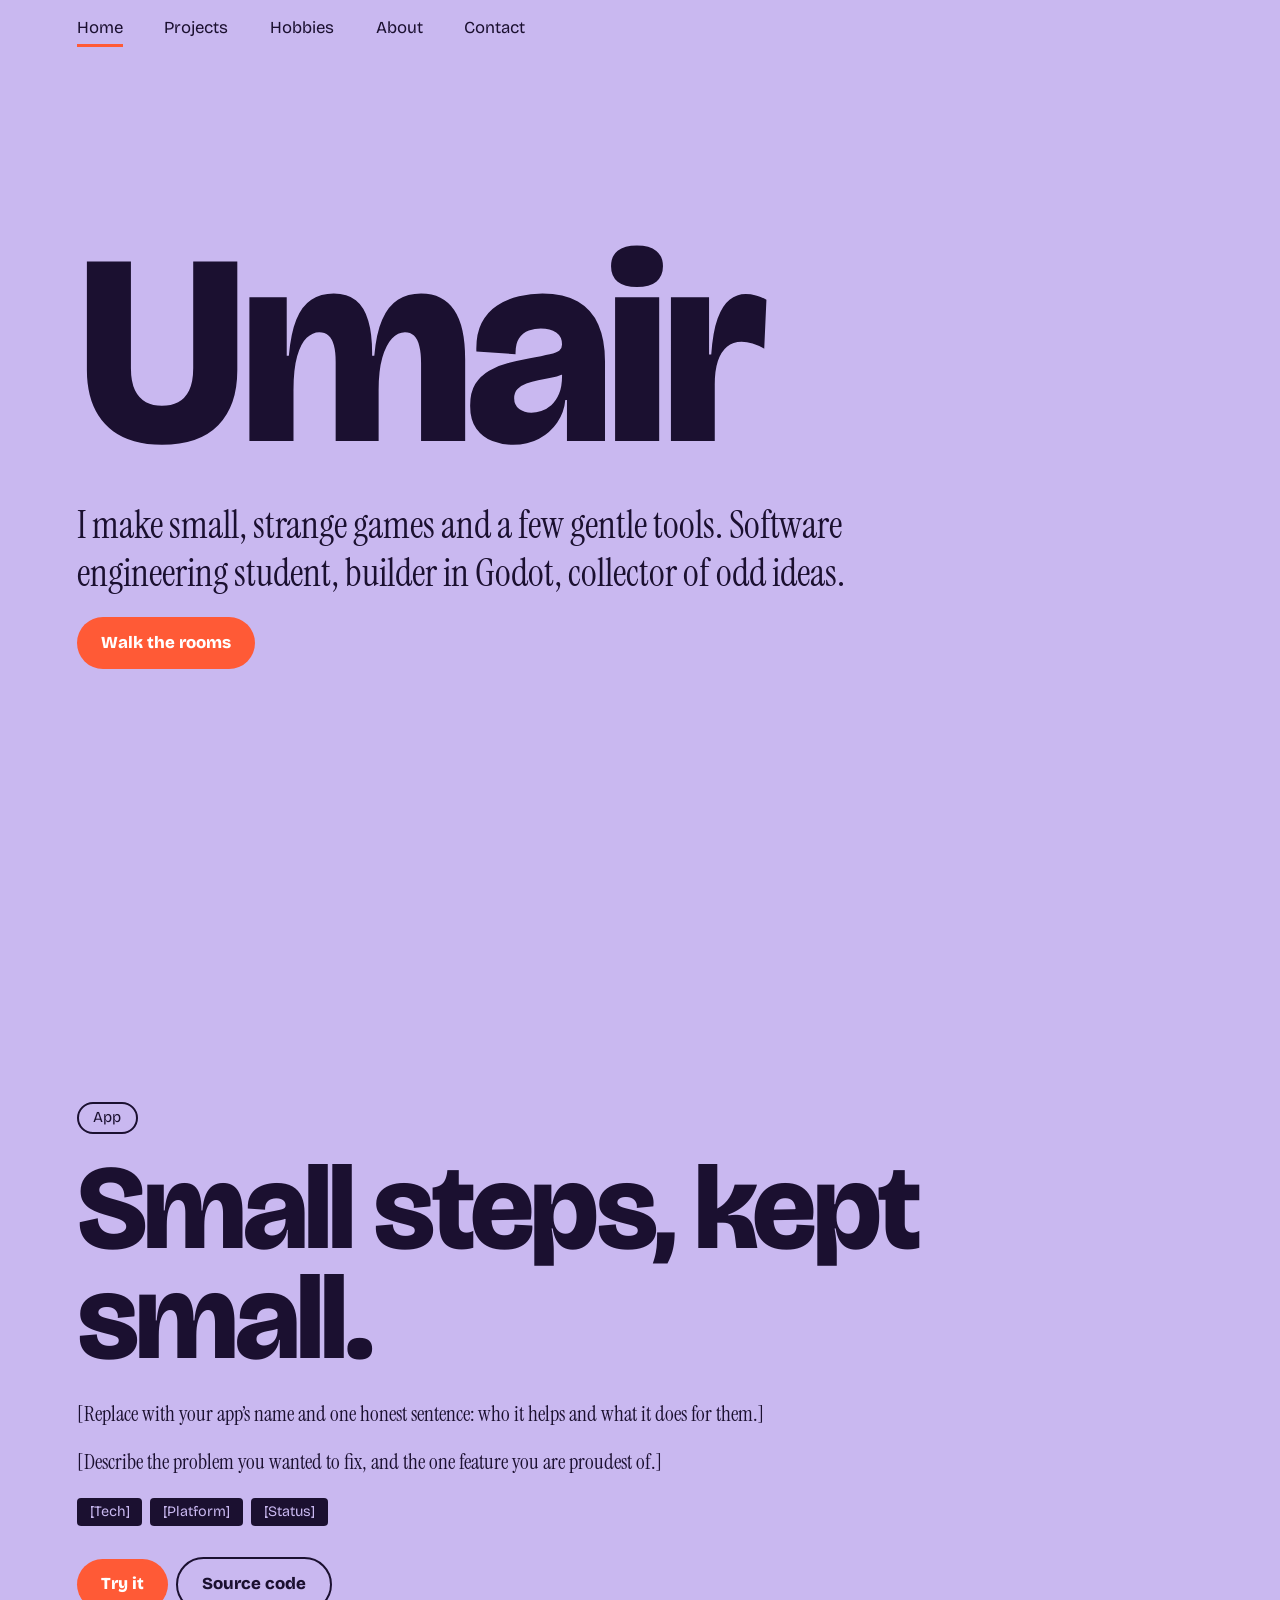
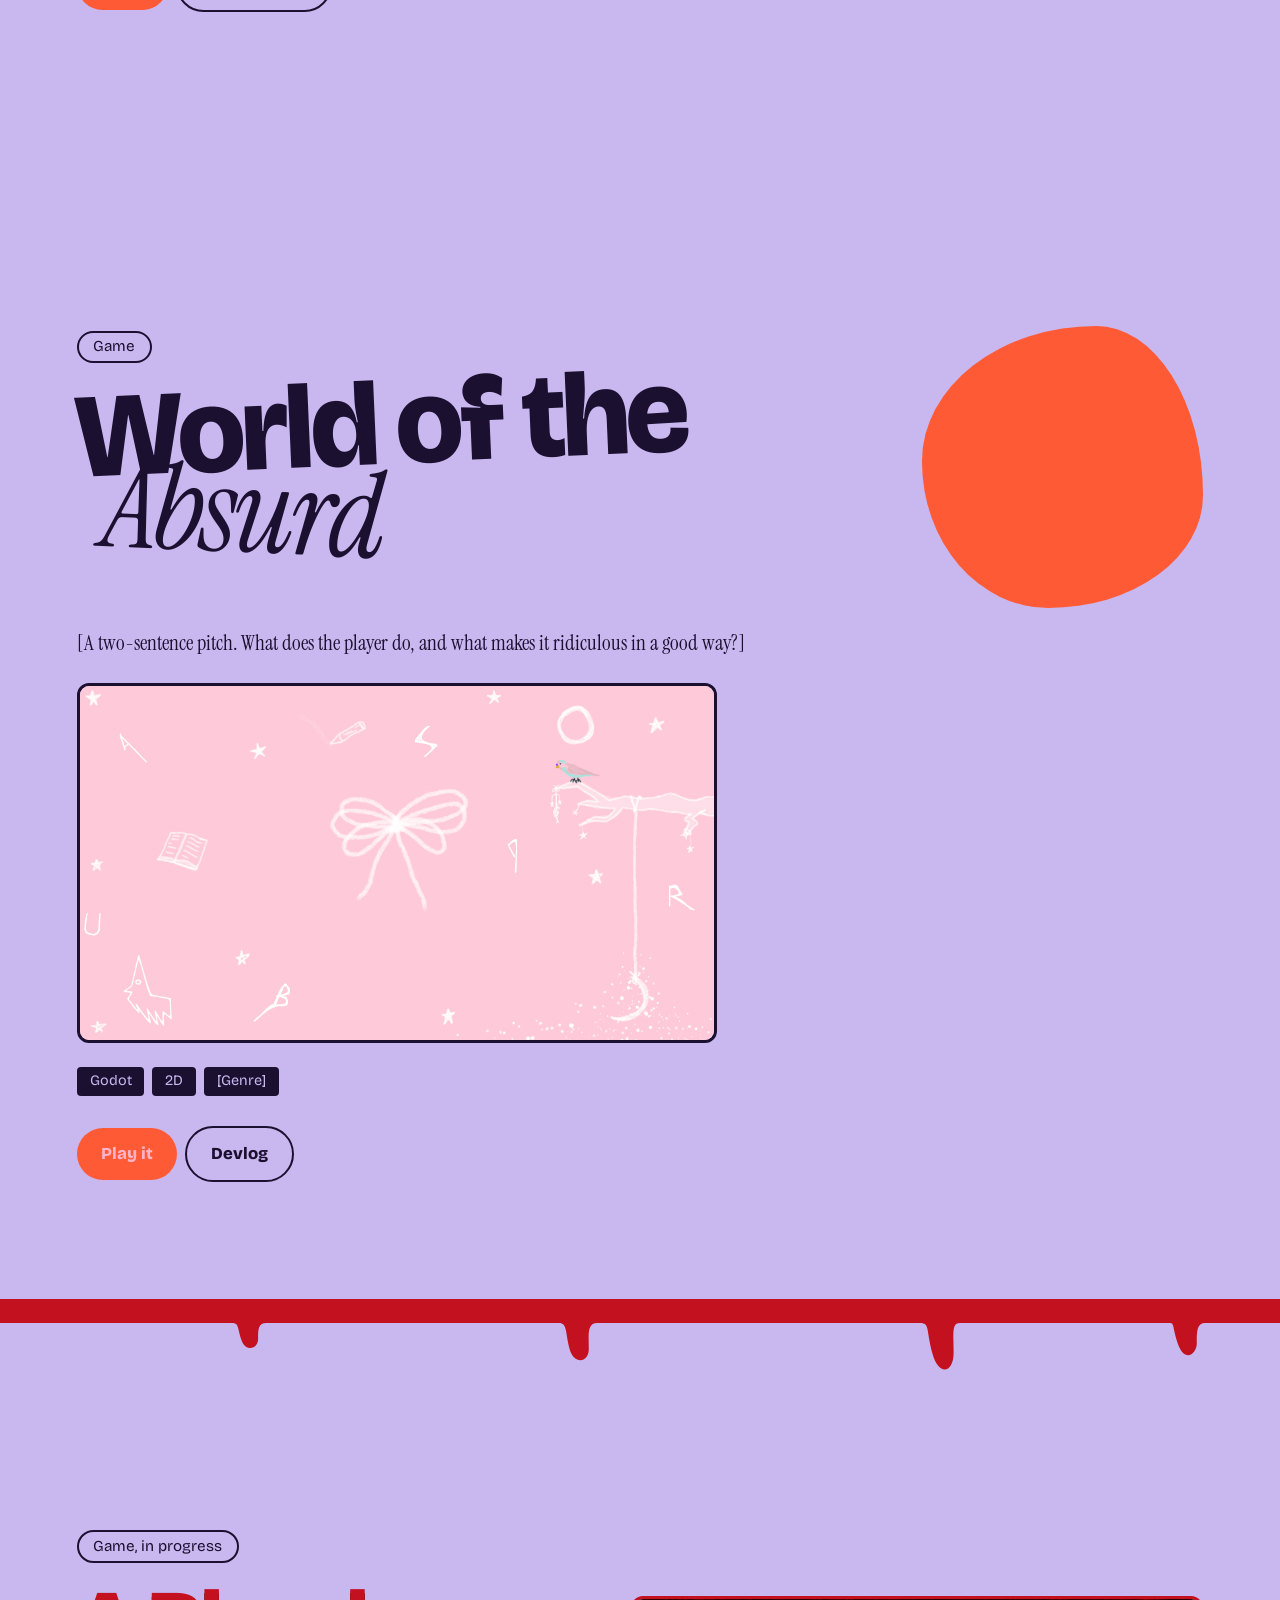
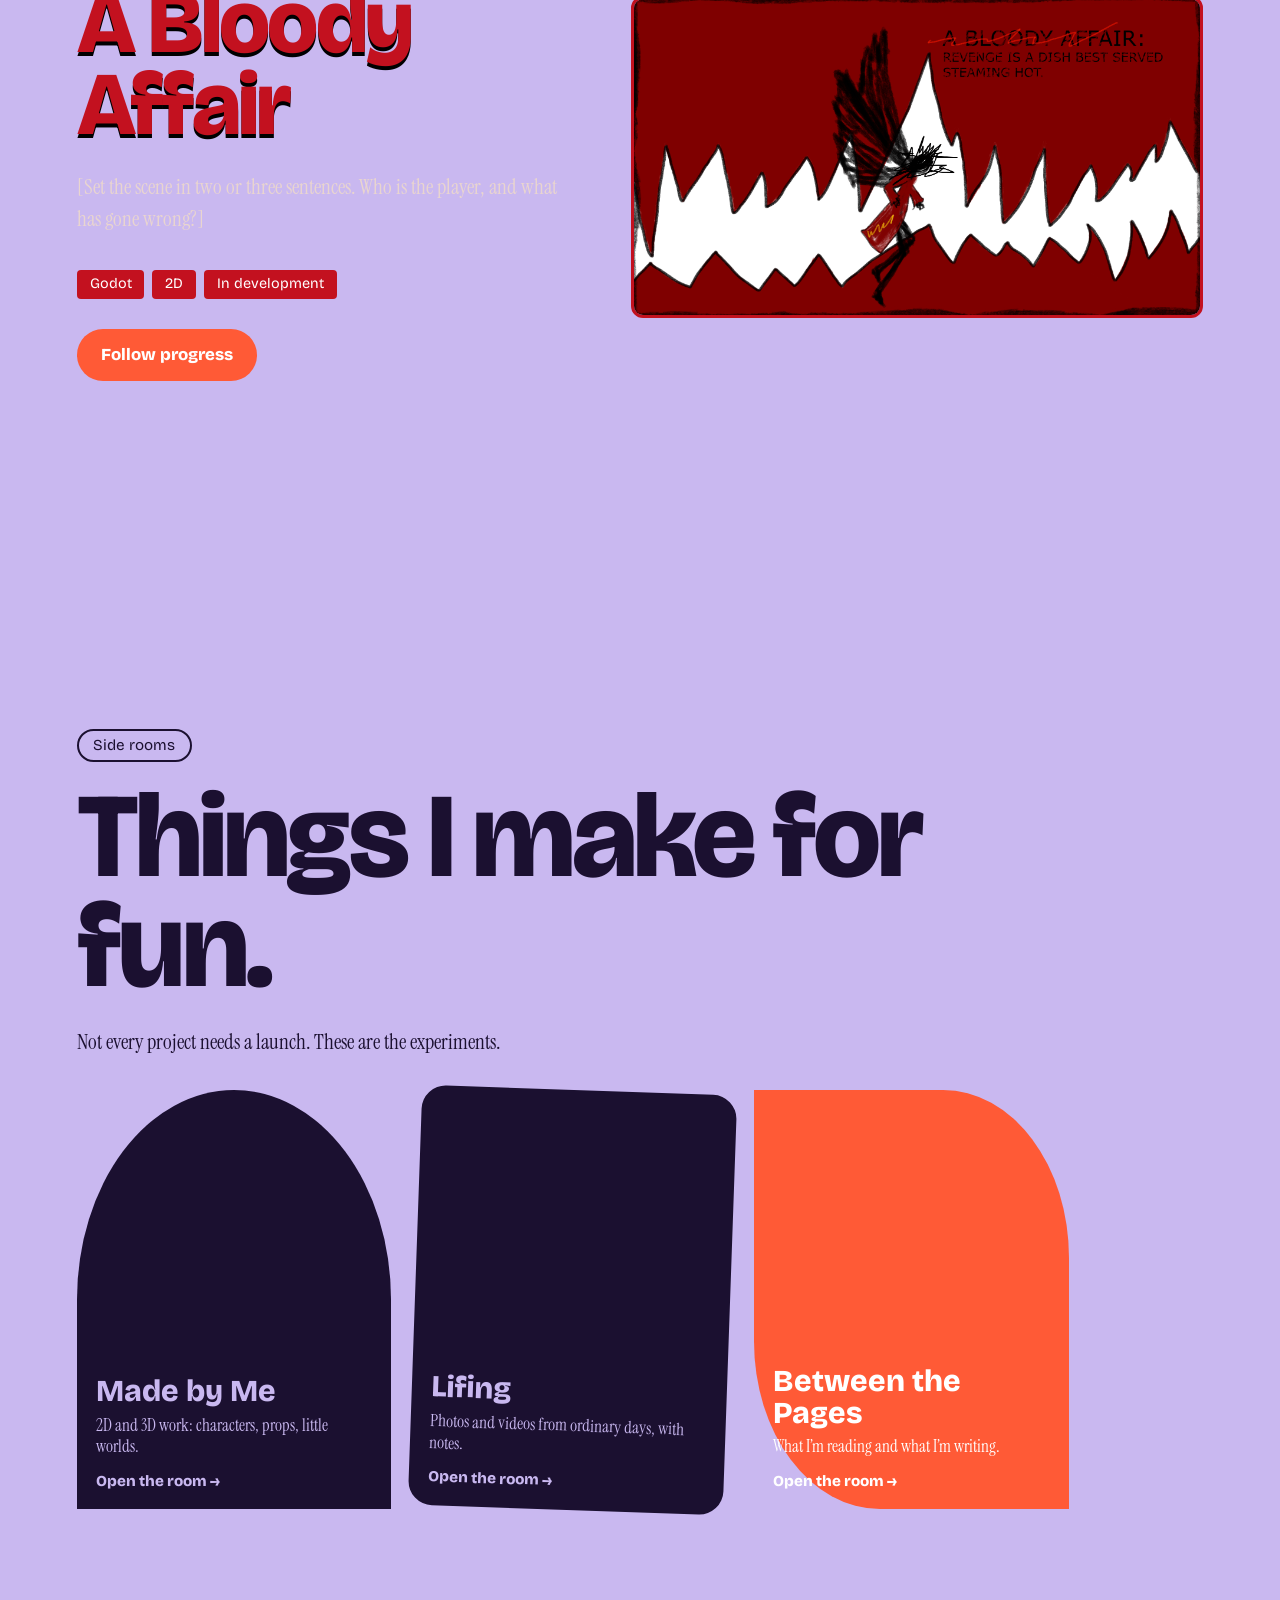
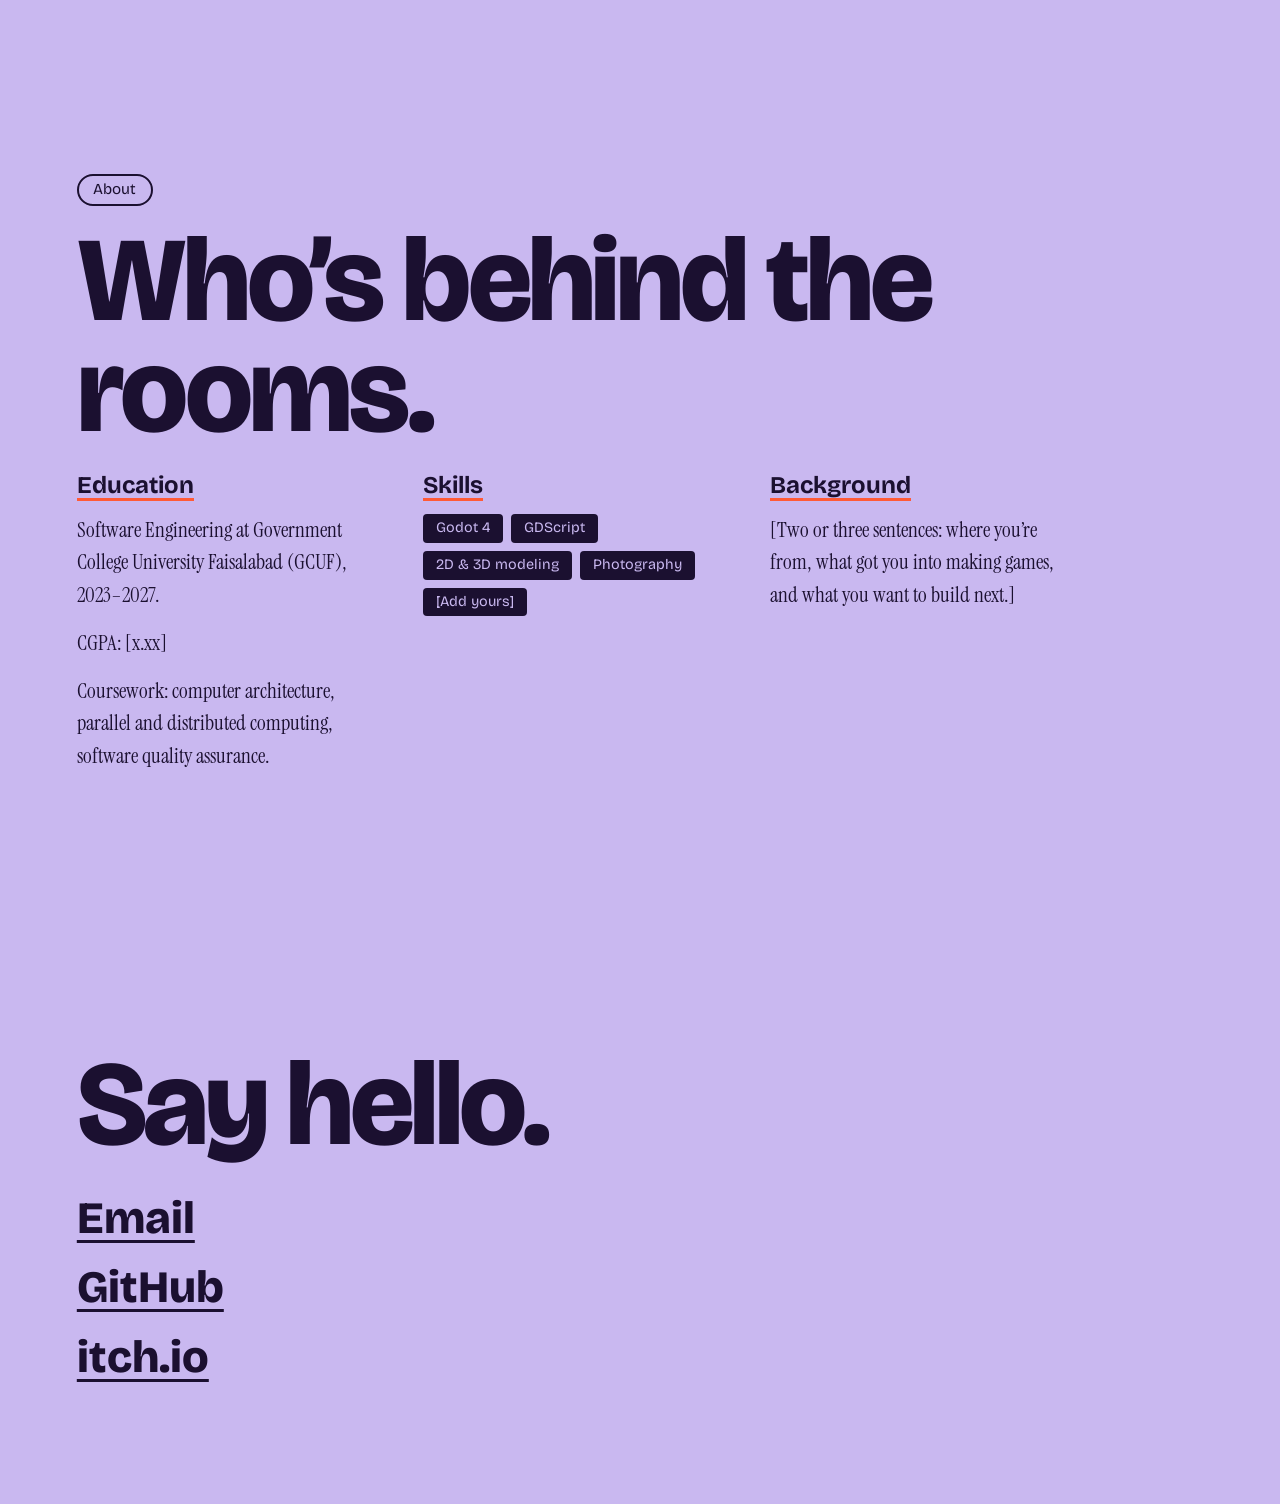
<file: index.html>
<!DOCTYPE html>
<html lang="en">
<head>
<meta charset="utf-8">
<meta name="viewport" content="width=device-width, initial-scale=1">
<title>Umair — games, apps and side rooms</title>
<meta name="description" content="Portfolio of Umair: World of the Absurd, A Bloody Affair, a self-help app, and hobby work.">
<link rel="preconnect" href="https://fonts.googleapis.com">
<link rel="preconnect" href="https://fonts.gstatic.com" crossorigin>
<link href="https://fonts.googleapis.com/css2?family=Bricolage+Grotesque:opsz,wght@12..96,400;12..96,800&family=Instrument+Serif:ital@0;1&display=swap" rel="stylesheet">
<link rel="stylesheet" href="style.css">
</head>
<body>

<nav aria-label="Main">
  <a href="#hello">Home</a>
  <a href="#selfhelp">Projects</a>
  <a href="#side">Hobbies</a>
  <a href="#about">About</a>
  <a href="#contact">Contact</a>
</nav>

<main>
<section class="room" id="hello" data-bg="#c9b8f0" data-ink="#1b1030" data-accent="#ff5a36">
  <div class="wrap">
    <h1 aria-label="Umair"><span>U</span><span>m</span><span>a</span><span>i</span><span>r</span></h1>
    <p class="lede">I make small, strange games and a few gentle tools. Software engineering student, builder in Godot, collector of odd ideas.</p>
    <p><a class="btn" href="#selfhelp">Walk the rooms</a></p>
  </div>
</section>

<section class="room" id="selfhelp" data-bg="#bfe3cf" data-ink="#12392b" data-accent="#e0562b">
  <div class="wrap">
    <span class="plaque">App</span>
    <h2>Small steps, kept small.</h2>
    <p>[Replace with your app’s name and one honest sentence: who it helps and what it does for them.]</p>
    <p>[Describe the problem you wanted to fix, and the one feature you are proudest of.]</p>
    <ul class="tags"><li>[Tech]</li><li>[Platform]</li><li>[Status]</li></ul>
    <a class="btn" href="#">Try it</a><a class="btn ghost" href="#">Source code</a>
  </div>
</section>

<section class="room" id="absurd" data-bg="#ffb3c7" data-ink="#0c4a4a" data-accent="#0c4a4a">
  <div class="blob" aria-hidden="true"></div>
  <div class="wrap">
    <span class="plaque">Game</span>
    <h2>World of the <em>Absurd</em></h2>
    <p>[A two-sentence pitch. What does the player do, and what makes it ridiculous in a good way?]</p>
    <!-- Put your GIF at images/absurd-gameplay.gif. Until it exists, a striped frame shows instead. -->
    <div class="shotframe"><img src="images/absurd-gameplay.gif" alt="A short clip of World of the Absurd gameplay" onerror="this.remove()"></div>
    <ul class="tags"><li>Godot</li><li>2D</li><li>[Genre]</li></ul>
    <a class="btn" href="#" style="color:#ffb3c7">Play it</a><a class="btn ghost" href="absurd-devlog.html">Devlog</a>
  </div>
</section>

<section class="room" id="affair" data-bg="#1a0508" data-ink="#e9d5cf" data-accent="#c3111f">
  <svg class="drip" viewBox="0 0 1200 80" preserveAspectRatio="none" aria-hidden="true"><path d="M0 0H1200V24H1130c-8 0-8 8-8 20s-12 20-18 0-2-20-10-20H900c-8 0-6 10-6 30s-14 24-20 0-2-30-12-30H560c-10 0-8 12-8 26s-14 16-18 0-2-26-10-26H250c-8 0-8 6-8 16s-12 14-16 0-2-16-10-16H0Z"/></svg>
  <div class="wrap wide"><div class="split">
    <div class="top">
      <span class="plaque">Game, in progress</span>
      <h2>A Bloody Affair</h2>
      <p>[Set the scene in two or three sentences. Who is the player, and what has gone wrong?]</p>
    </div>
    <!-- Put your GIF at images/affair-gameplay.gif. Until it exists, a striped frame shows instead. -->
    <div class="shotframe"><img src="images/affair-gameplay.gif" alt="A short clip of A Bloody Affair gameplay" onerror="this.remove()"></div>
    <div class="bottom">
      <ul class="tags"><li>Godot</li><li>2D</li><li>In development</li></ul>
      <a class="btn" href="#">Follow progress</a>
    </div>
  </div></div>
</section>

<section class="room" id="side" data-bg="#bfd8f5" data-ink="#10284a" data-accent="#e8472e">
  <div class="wrap">
    <span class="plaque">Side rooms</span>
    <h2>Things I make for fun.</h2>
    <p>Not every project needs a launch. These are the experiments.</p>
    <div class="doors">
      <a class="door" href="made-by-me.html">Made by Me<small>2D and 3D work: characters, props, little worlds.</small><span class="go">Open the room →</span></a>
      <a class="door" href="lifing.html">Lifing<small>Photos and videos from ordinary days, with notes.</small><span class="go">Open the room →</span></a>
      <a class="door" href="between-the-pages.html">Between the Pages<small>What I’m reading and what I’m writing.</small><span class="go">Open the room →</span></a>
    </div>
  </div>
</section>
<section class="room" id="about" data-bg="#f3d98b" data-ink="#3b1f0a" data-accent="#b3261e">
  <div class="wrap">
    <span class="plaque">About</span>
    <h2>Who’s behind the rooms.</h2>
    <div class="about">
      <div>
        <h3>Education</h3>
        <p>Software Engineering at Government College University Faisalabad (GCUF), 2023–2027.</p>
        <p>CGPA: [x.xx]</p>
        <p>Coursework: computer architecture, parallel and distributed computing, software quality assurance.</p>
      </div>
      <div>
        <h3>Skills</h3>
        <ul class="tags">
          <li>Godot 4</li><li>GDScript</li><li>2D &amp; 3D modeling</li><li>Photography</li><li>[Add yours]</li>
        </ul>
      </div>
      <div>
        <h3>Background</h3>
        <p>[Two or three sentences: where you’re from, what got you into making games, and what you want to build next.]</p>
      </div>
    </div>
  </div>
</section>
</main>

<footer class="room" id="contact" data-bg="#c9b8f0" data-ink="#1b1030" data-accent="#ff5a36">
  <div class="wrap">
    <h2>Say hello.</h2>
    <div class="links">
      <a href="mailto:you@example.com">Email</a>
      <a href="https://github.com/your-username">GitHub</a>
      <a href="#">itch.io</a>
    </div>
  </div>
</footer>

<script>
const root = document.documentElement.style;
const navLinks = document.querySelectorAll("nav a");
const rooms = document.querySelectorAll("[data-bg]");
const io = new IntersectionObserver(entries => {
  entries.forEach(e => {
    if (e.isIntersecting) {
      root.setProperty("--bg", e.target.dataset.bg);
      root.setProperty("--ink", e.target.dataset.ink);
      root.setProperty("--accent", e.target.dataset.accent);
      const target = ["selfhelp","absurd","affair"].includes(e.target.id) ? "selfhelp" : e.target.id;
      navLinks.forEach(a => a.setAttribute("aria-current", a.getAttribute("href") === "#" + target));
    }
  });
}, { threshold: 0.55 });
rooms.forEach(r => io.observe(r));
</script>
</body>
</html>
</file>
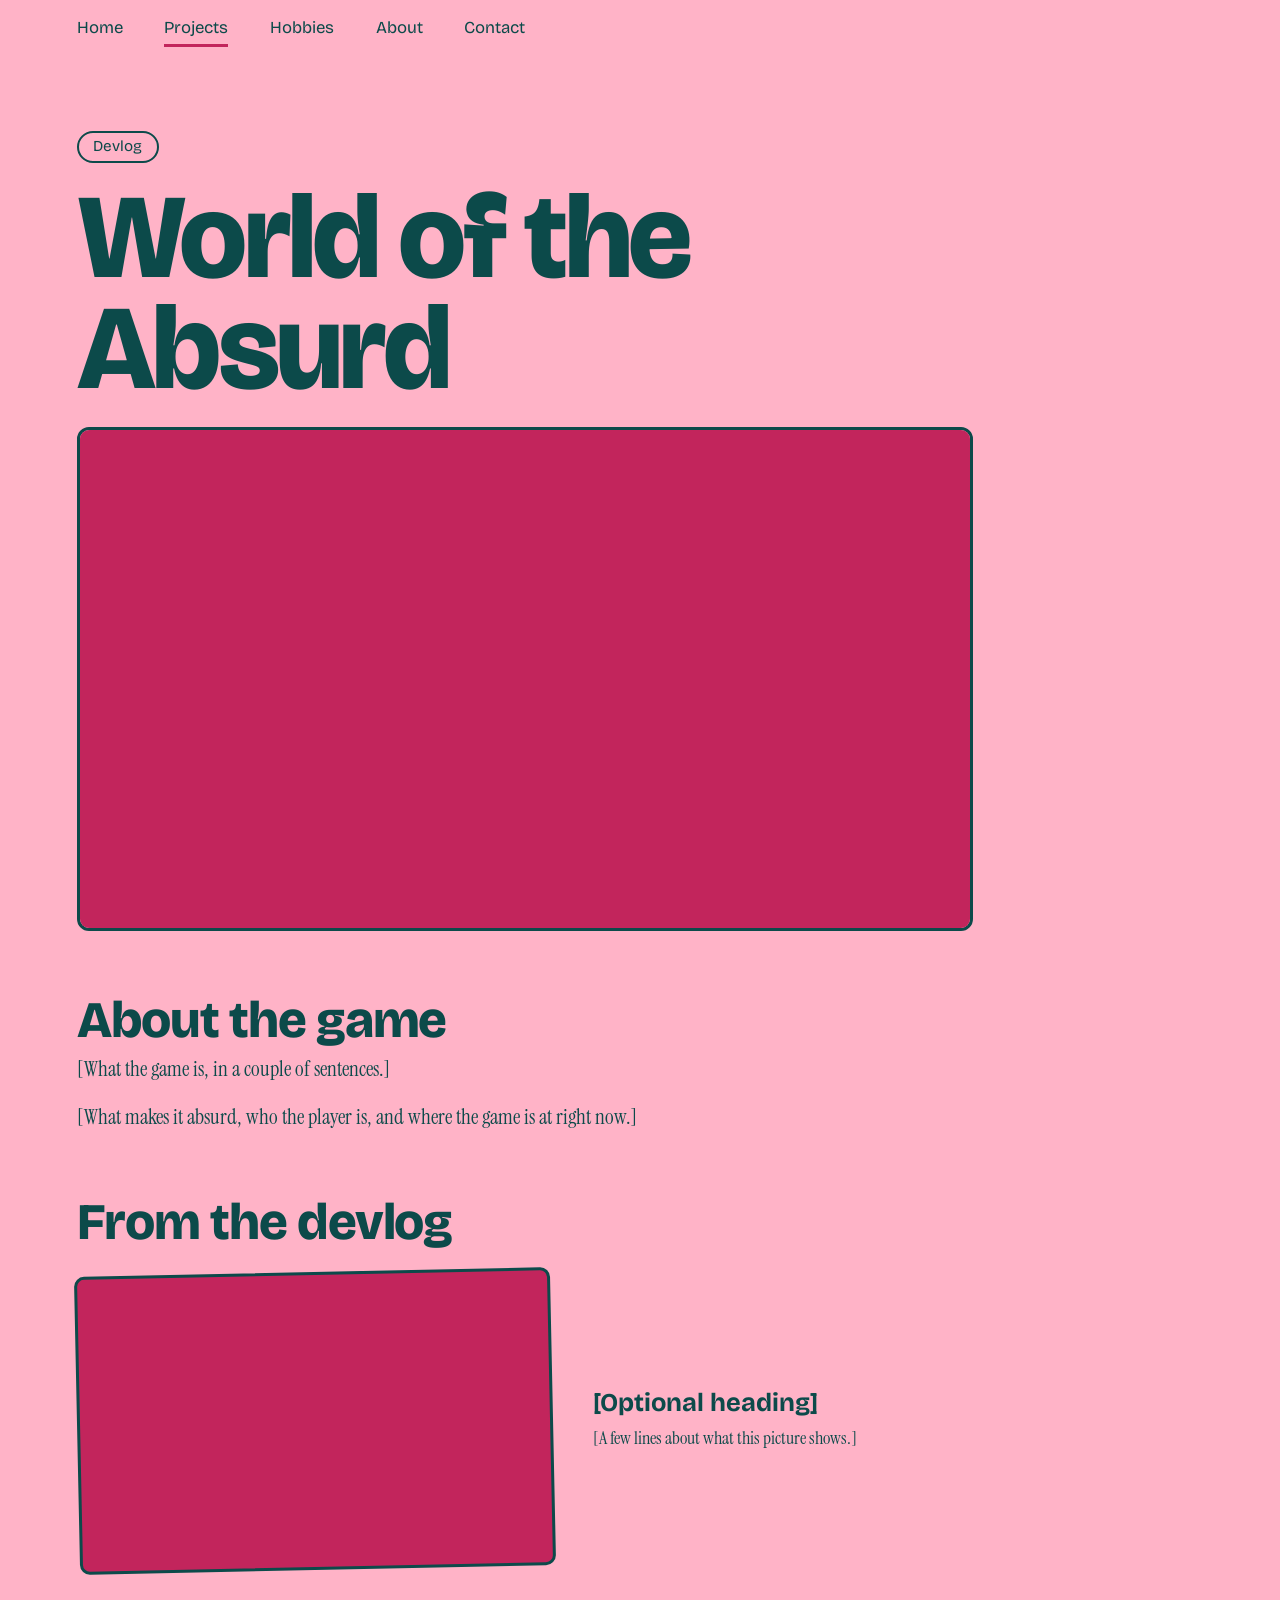
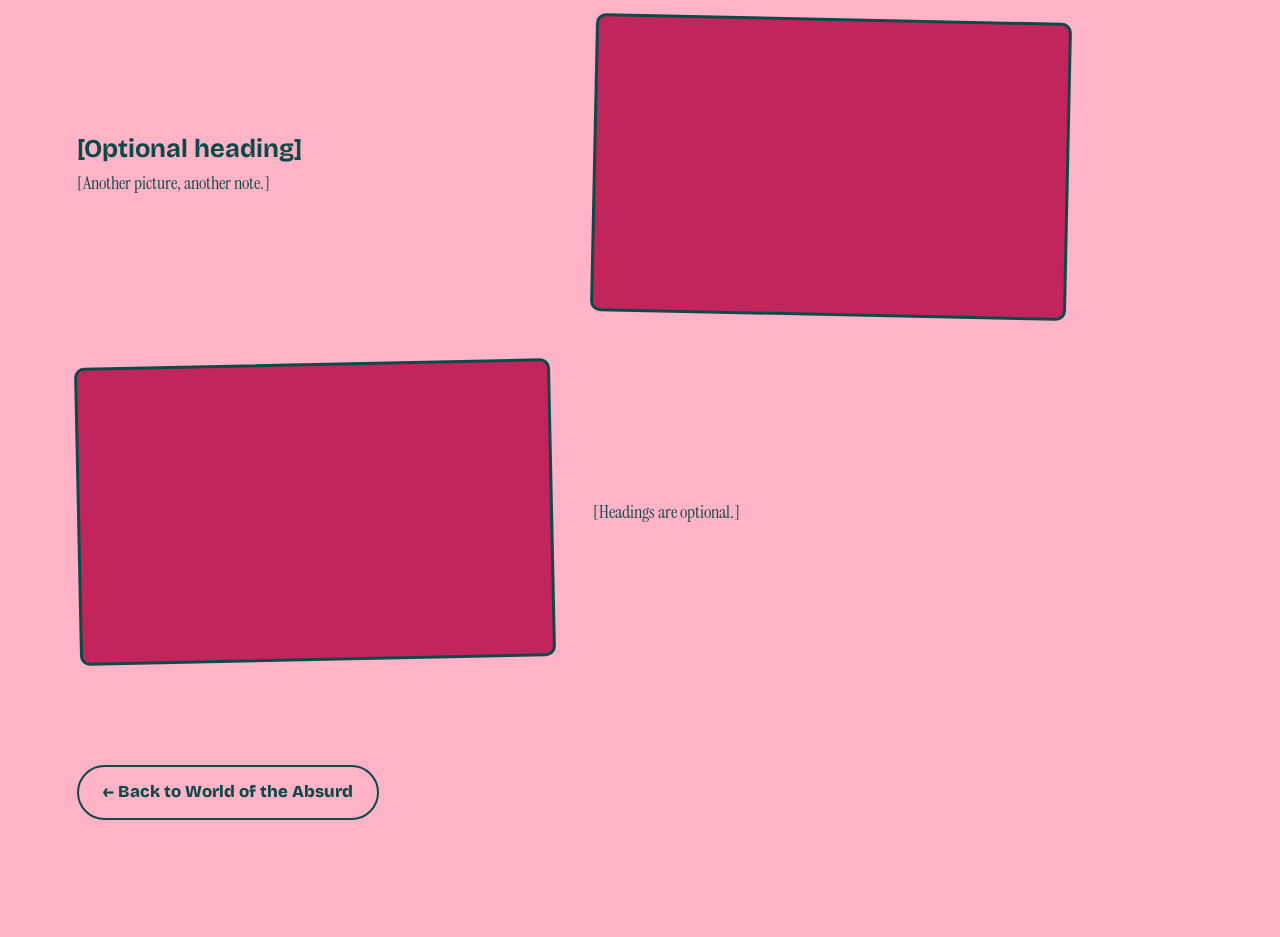
<file: absurd-devlog.html>
<!DOCTYPE html>
<html lang="en">
<head>
<meta charset="utf-8">
<meta name="viewport" content="width=device-width, initial-scale=1">
<title>World of the Absurd devlog — Umair</title>
<link rel="preconnect" href="https://fonts.googleapis.com">
<link rel="preconnect" href="https://fonts.gstatic.com" crossorigin>
<link href="https://fonts.googleapis.com/css2?family=Bricolage+Grotesque:opsz,wght@12..96,400;12..96,800&family=Instrument+Serif:ital@0;1&display=swap" rel="stylesheet">
<link rel="stylesheet" href="style.css">
</head>
<body data-page="absurd-devlog" style="--bg:#ffb3c7;--ink:#0c4a4a;--accent:#c2255c">
<nav aria-label="Main">
  <a href="index.html#hello">Home</a>
  <a href="index.html#selfhelp" aria-current="true">Projects</a>
  <a href="index.html#side">Hobbies</a>
  <a href="index.html#about">About</a>
  <a href="index.html#contact">Contact</a>
</nav>
<main class="room">
  <div class="wrap hob">
    <span class="plaque">Devlog</span>
    <h2>World of the Absurd</h2>
    <div class="devvideo"></div>
    <div><h3>About the game</h3><div class="devabout"></div></div>
    <div><h3>From the devlog</h3><div class="entries"></div></div>
    <a class="btn ghost back" href="index.html#absurd">← Back to World of the Absurd</a>
  </div>
</main>
<script src="gallery.js"></script>
</body>
</html>
</file>
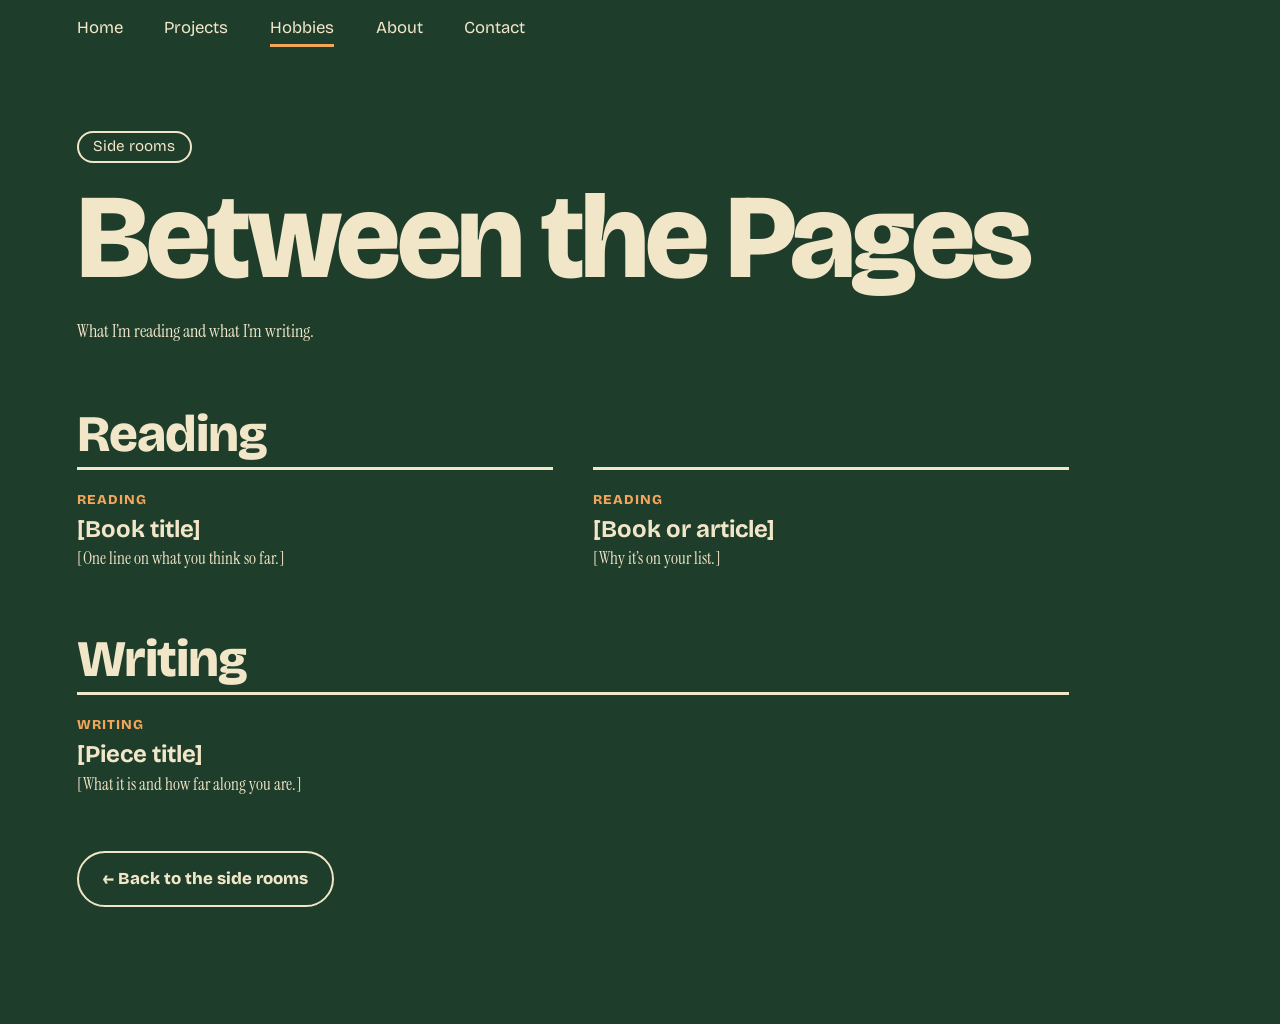
<file: between-the-pages.html>
<!DOCTYPE html>
<html lang="en">
<head>
<meta charset="utf-8">
<meta name="viewport" content="width=device-width, initial-scale=1">
<title>Between the Pages — Umair</title>
<link rel="preconnect" href="https://fonts.googleapis.com">
<link rel="preconnect" href="https://fonts.gstatic.com" crossorigin>
<link href="https://fonts.googleapis.com/css2?family=Bricolage+Grotesque:opsz,wght@12..96,400;12..96,800&family=Instrument+Serif:ital@0;1&display=swap" rel="stylesheet">
<link rel="stylesheet" href="style.css">
</head>
<body data-page="between-the-pages" style="--bg:#1f3d2b;--ink:#f1e6c8;--accent:#f2a65a">
<nav aria-label="Main">
  <a href="index.html#hello">Home</a>
  <a href="index.html#selfhelp">Projects</a>
  <a href="index.html#side" aria-current="true">Hobbies</a>
  <a href="index.html#about">About</a>
  <a href="index.html#contact">Contact</a>
</nav>
<main class="room">
  <div class="wrap hob">
    <span class="plaque">Side rooms</span>
    <h2>Between the Pages</h2>
    <p class="sub">What I’m reading and what I’m writing.</p>
    <div data-group="Reading"><h3>Reading</h3><div class="pages"></div></div>
    <div data-group="Writing"><h3>Writing</h3><div class="pages"></div></div>
    <a class="btn ghost back" href="index.html#side">← Back to the side rooms</a>
  </div>
</main>
<script src="gallery.js"></script>
</body>
</html>
</file>
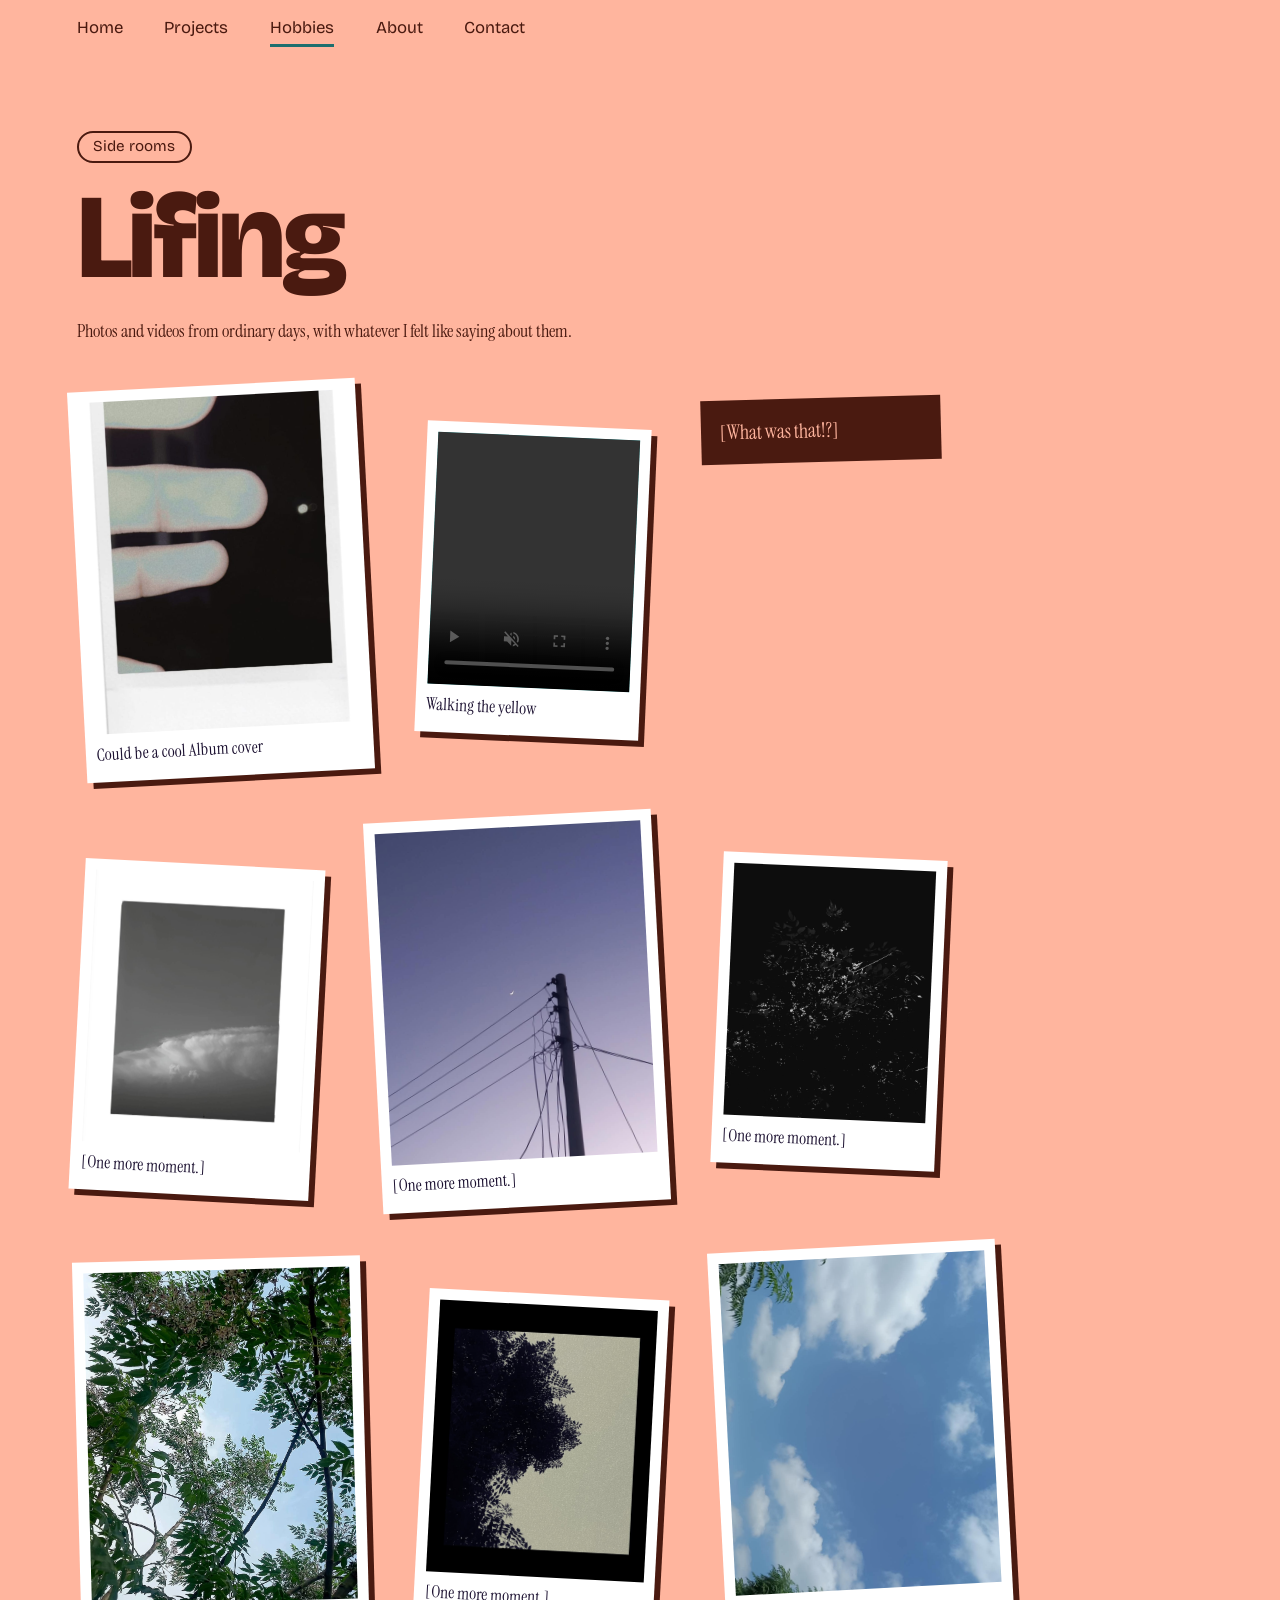
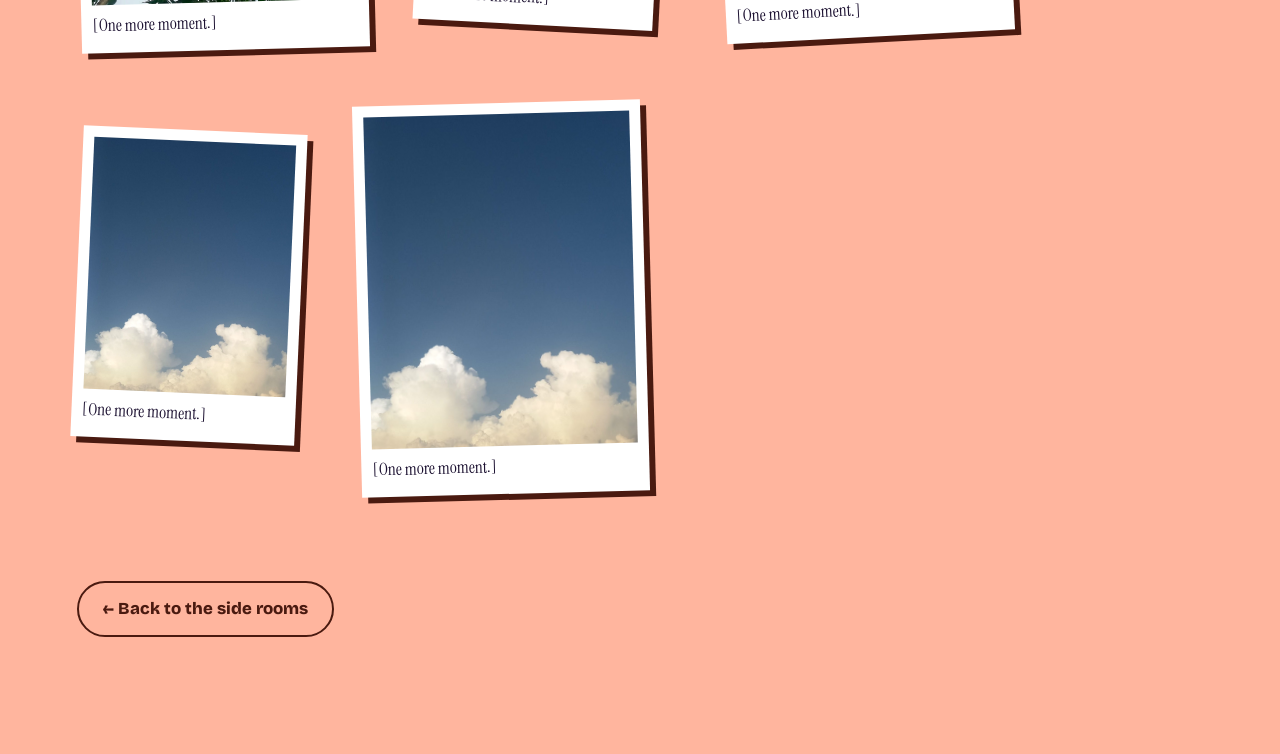
<file: lifing.html>
<!DOCTYPE html>
<html lang="en">
<head>
<meta charset="utf-8">
<meta name="viewport" content="width=device-width, initial-scale=1">
<title>Lifing — Umair</title>
<link rel="preconnect" href="https://fonts.googleapis.com">
<link rel="preconnect" href="https://fonts.gstatic.com" crossorigin>
<link href="https://fonts.googleapis.com/css2?family=Bricolage+Grotesque:opsz,wght@12..96,400;12..96,800&family=Instrument+Serif:ital@0;1&display=swap" rel="stylesheet">
<link rel="stylesheet" href="style.css">
</head>
<body data-page="lifing" style="--bg:#ffb59e;--ink:#4a1a10;--accent:#1c6e6e">
<nav aria-label="Main">
  <a href="index.html#hello">Home</a>
  <a href="index.html#selfhelp">Projects</a>
  <a href="index.html#side" aria-current="true">Hobbies</a>
  <a href="index.html#about">About</a>
  <a href="index.html#contact">Contact</a>
</nav>
<main class="room">
  <div class="wrap hob">
    <span class="plaque">Side rooms</span>
    <h2>Lifing</h2>
    <p class="sub">Photos and videos from ordinary days, with whatever I felt like saying about them.</p>
    <div class="scatter"></div>
    <a class="btn ghost back" href="index.html#side">← Back to the side rooms</a>
  </div>
</main>
<script src="gallery.js"></script>
</body>
</html>
</file>
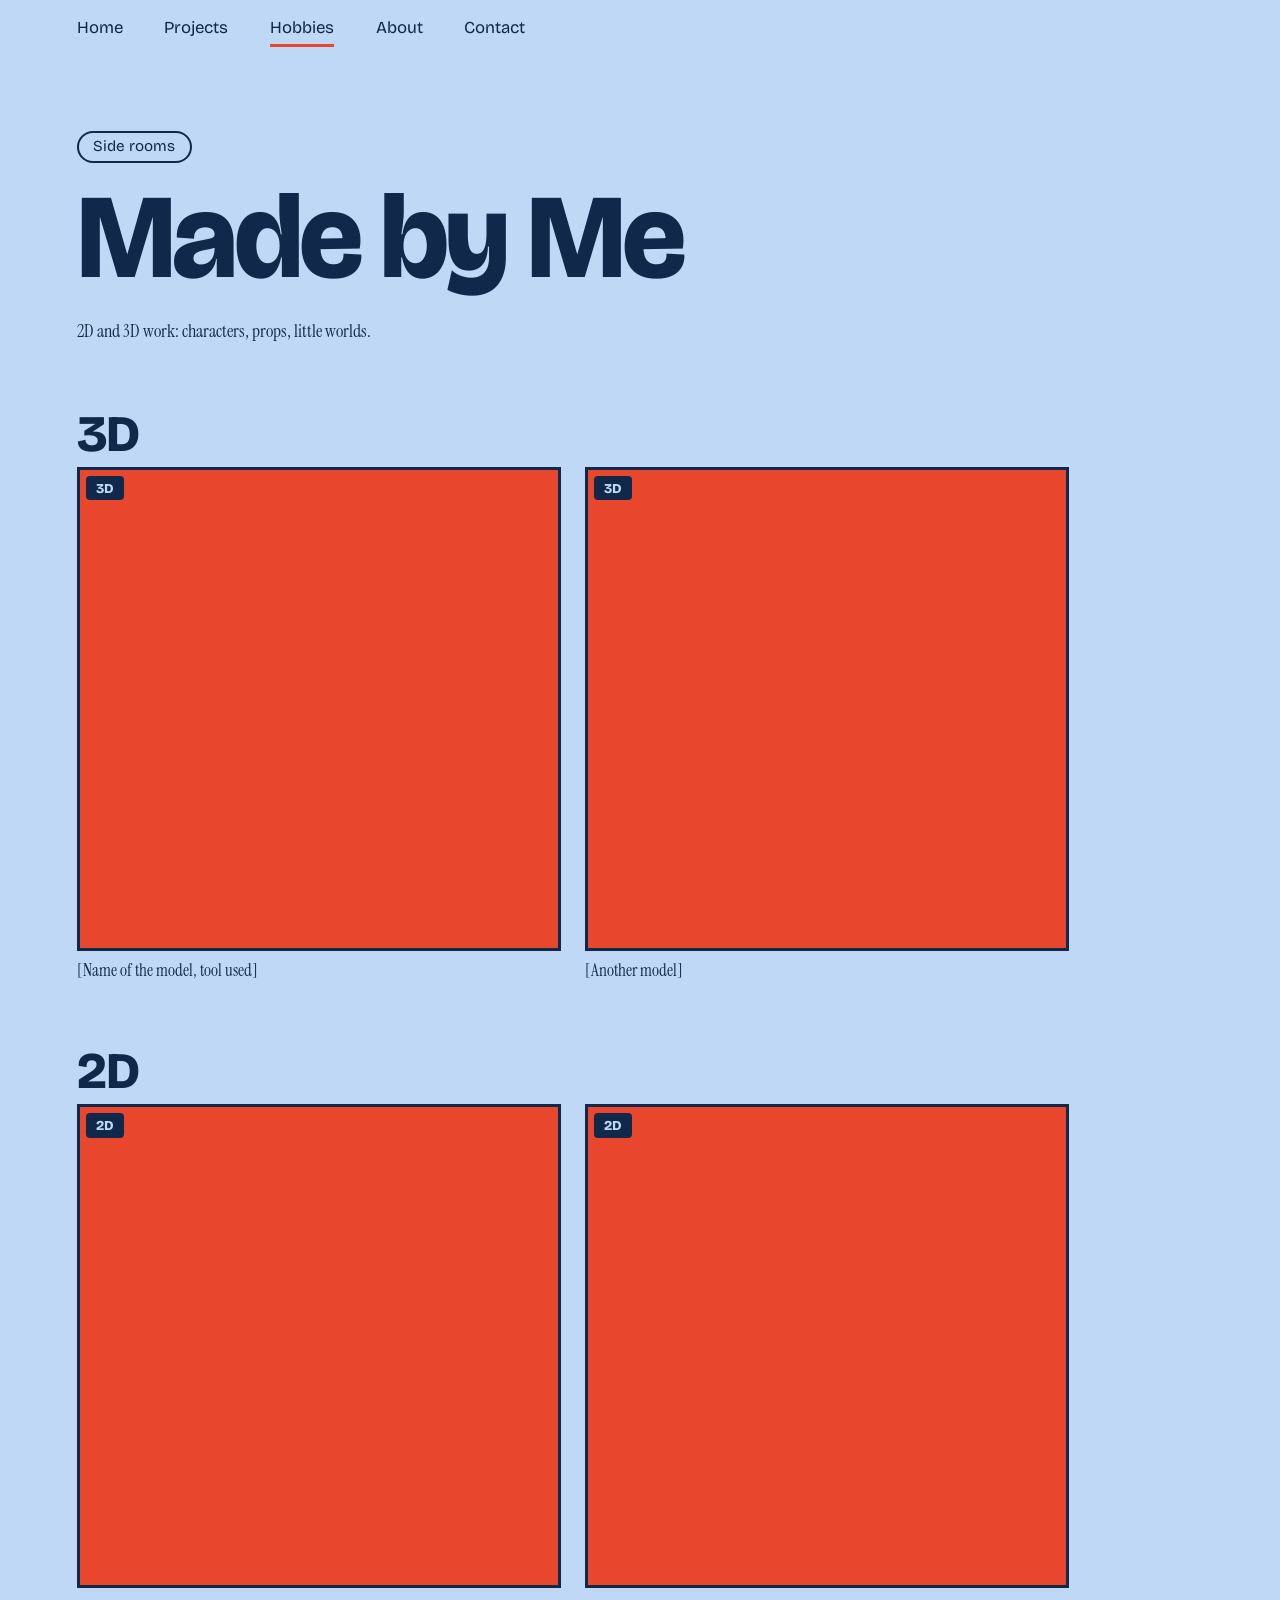
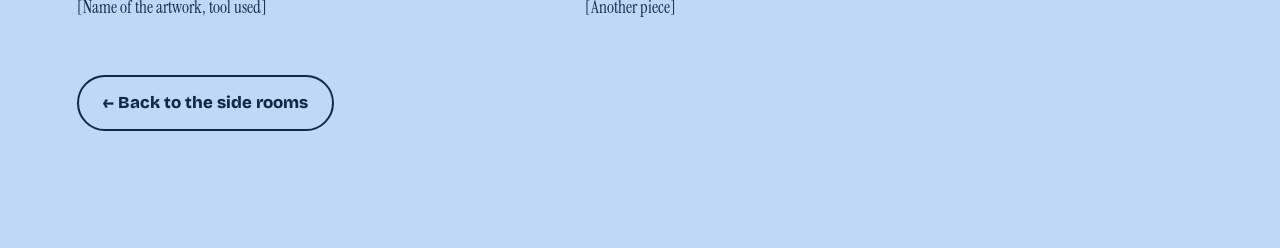
<file: made-by-me.html>
<!DOCTYPE html>
<html lang="en">
<head>
<meta charset="utf-8">
<meta name="viewport" content="width=device-width, initial-scale=1">
<title>Made by Me — Umair</title>
<link rel="preconnect" href="https://fonts.googleapis.com">
<link rel="preconnect" href="https://fonts.gstatic.com" crossorigin>
<link href="https://fonts.googleapis.com/css2?family=Bricolage+Grotesque:opsz,wght@12..96,400;12..96,800&family=Instrument+Serif:ital@0;1&display=swap" rel="stylesheet">
<link rel="stylesheet" href="style.css">
</head>
<body data-page="made-by-me" style="--bg:#bfd8f5;--ink:#10284a;--accent:#e8472e">
<nav aria-label="Main">
  <a href="index.html#hello">Home</a>
  <a href="index.html#selfhelp">Projects</a>
  <a href="index.html#side" aria-current="true">Hobbies</a>
  <a href="index.html#about">About</a>
  <a href="index.html#contact">Contact</a>
</nav>
<main class="room">
  <div class="wrap hob">
    <span class="plaque">Side rooms</span>
    <h2>Made by Me</h2>
    <p class="sub">2D and 3D work: characters, props, little worlds.</p>
    <div data-group="3D"><h3>3D</h3><div class="works"></div></div>
    <div data-group="2D"><h3>2D</h3><div class="works"></div></div>
    <a class="btn ghost back" href="index.html#side">← Back to the side rooms</a>
  </div>
</main>
<script src="gallery.js"></script>
</body>
</html>
</file>
<file: style.css>
:root{
  --bg:#c9b8f0; --ink:#1b1030; --accent:#ff5a36;
  --display:"Bricolage Grotesque","Helvetica Neue",Arial,sans-serif;
  --serif:"Instrument Serif",Georgia,"Times New Roman",serif;
}
*{box-sizing:border-box;margin:0}
html{scroll-behavior:smooth}
body{background:var(--bg);color:var(--ink);font-family:var(--serif);font-size:1.3rem;line-height:1.55;transition:background .9s ease,color .9s ease}
a{color:inherit}
:focus-visible{outline:3px solid var(--accent);outline-offset:3px}
.room{min-height:100vh;padding:clamp(5.5rem,10vw,8rem) clamp(1.2rem,6vw,6rem) clamp(3rem,9vw,7rem);position:relative;display:flex;flex-direction:column;justify-content:center}
.wrap{max-width:62rem}
h1,h2{font-family:var(--display);font-weight:800;line-height:.92;letter-spacing:-.03em}
h1{font-size:clamp(4.5rem,22vw,17rem)}
h1 span{display:inline-block;transition:transform .35s cubic-bezier(.3,1.8,.5,1)}
h1 span:hover{transform:translateY(-.08em) rotate(-8deg)}
h2{font-size:clamp(2.8rem,10vw,7.5rem);margin-bottom:1.5rem}
p{max-width:34em;margin-bottom:1rem}
.lede{font-size:clamp(1.5rem,3.4vw,2.4rem);line-height:1.25;max-width:24em;margin-top:1.5rem}
.plaque{font-family:var(--display);font-size:.95rem;font-weight:400;margin-bottom:1.2rem;display:inline-block;border:2px solid currentColor;border-radius:99px;padding:.15rem .9rem}
.tags{list-style:none;padding:0;display:flex;flex-wrap:wrap;gap:.5rem;margin:1.2rem 0 1.6rem}
.tags li{font-family:var(--display);font-size:.9rem;background:var(--ink);color:var(--bg);padding:.2rem .8rem;border-radius:4px;transition:background .9s,color .9s}
.btn{display:inline-block;font-family:var(--display);font-weight:800;font-size:1.05rem;text-decoration:none;background:var(--accent);color:#fff;padding:.8rem 1.5rem;border-radius:99px;margin:.3rem .5rem .3rem 0;transition:transform .2s}
.btn:hover{transform:rotate(-3deg) scale(1.04)}
.btn.ghost{background:transparent;color:inherit;border:2px solid currentColor}

/* nav */
nav{position:fixed;top:0;left:0;right:0;z-index:20;display:flex;gap:clamp(1.1rem,3.5vw,2.6rem);padding:.95rem clamp(1.2rem,6vw,6rem);background:var(--bg);font-family:var(--display);font-size:1.05rem;overflow-x:auto;white-space:nowrap;transition:background .9s ease}
nav a{text-decoration:none;padding-bottom:.15rem;border-bottom:3px solid transparent;transition:border-color .25s}
nav a:hover,nav a[aria-current="true"]{border-bottom-color:var(--accent)}

/* about */
.about{display:grid;grid-template-columns:repeat(auto-fit,minmax(16rem,1fr));gap:2rem 3rem;margin-top:1.5rem}
.about h3{font-family:var(--display);font-size:1.5rem;line-height:1.1;display:inline-block;border-bottom:3px solid var(--accent);margin-bottom:.8rem}
.about .tags{margin-top:0}

/* A Bloody Affair */
#affair{--blood:#c3111f}
#affair h2{font-style:normal;color:var(--blood);text-shadow:0 .04em 0 #000}
#affair p{color:#e9d5cf}
#affair .drip{position:absolute;left:0;top:0;width:100%;height:5rem;fill:var(--blood)}
#affair .tags li{background:var(--blood);color:#fff}

/* World of the Absurd */
#absurd h2{transform:rotate(-2.5deg);transform-origin:left}
#absurd h2 em{font-family:var(--serif);font-weight:400;display:block;transform:rotate(5deg) translateX(1.5rem)}
.blob{position:absolute;right:6vw;top:14vh;width:clamp(8rem,22vw,18rem);aspect-ratio:1;background:var(--accent);border-radius:62% 38% 55% 45%/48% 60% 40% 52%;animation:wob 9s ease-in-out infinite alternate}
@keyframes wob{to{border-radius:40% 60% 38% 62%/60% 40% 58% 42%;transform:rotate(25deg)}}

/* hobbies */
.hob h3{font-family:var(--display);font-weight:800;font-size:clamp(1.9rem,5vw,3.2rem);letter-spacing:-.02em;line-height:1;margin:4rem 0 .4rem}
.hob .sub{font-size:1.15rem;margin-bottom:1.5rem}
.works{display:grid;grid-template-columns:repeat(auto-fit,minmax(13rem,1fr));gap:1.5rem}
.work{position:relative}
.work .ph,.work img,.work video{width:100%;aspect-ratio:1;object-fit:cover;display:block;border:3px solid var(--ink);background:var(--accent)}
.work .tag{position:absolute;top:.6rem;left:.6rem;font-family:var(--display);font-weight:800;font-size:.85rem;background:var(--ink);color:var(--bg);padding:.1rem .6rem;border-radius:4px}
.work figcaption,.memo p{font-size:1.05rem;line-height:1.3;margin:.6rem 0 0}
.scatter{display:flex;flex-wrap:wrap;gap:2.5rem 3.5rem;align-items:flex-start;padding:1rem 0 2rem}
.memo{width:min(18rem,100%);background:#fff;color:#1b1030;padding:.7rem .7rem 1rem;box-shadow:6px 6px 0 var(--ink);transition:transform .35s cubic-bezier(.3,1.6,.5,1)}
.memo .ph,.memo img,.memo video{width:100%;aspect-ratio:4/5;object-fit:cover;display:block;background:var(--accent)}
.memo:nth-child(4n+1){transform:rotate(-3deg)}
.memo:nth-child(4n+2){transform:rotate(2.5deg);margin-top:2.5rem;width:min(14rem,100%)}
.memo:nth-child(4n+3){transform:rotate(-1.5deg);margin-top:.8rem}
.memo:nth-child(4n+4){transform:rotate(3deg);margin-top:3rem;width:min(15rem,100%)}
.memo:hover{transform:rotate(0) scale(1.04);z-index:2}
.memo.note{background:var(--ink);color:var(--bg);box-shadow:none;padding:1.2rem;font-size:1.25rem;line-height:1.3;width:min(15rem,100%)}
.memo.note p{margin:0;font-size:1.25rem}
.pages{display:grid;grid-template-columns:repeat(auto-fit,minmax(16rem,1fr));gap:1.5rem 2.5rem}
.page{border-top:3px solid var(--ink);padding-top:.7rem}
.page .kind{font-family:var(--display);font-size:.85rem;font-weight:800;text-transform:uppercase;letter-spacing:.08em;color:var(--accent)}
.page strong{display:block;font-family:var(--display);font-size:1.5rem;line-height:1.1;margin:.2rem 0 .3rem}
.page p{font-size:1.05rem;line-height:1.35;margin:0}
footer.room{min-height:60vh}
.links a{font-family:var(--display);font-size:clamp(1.6rem,4vw,2.8rem);font-weight:800;display:block;text-decoration-thickness:3px;text-underline-offset:.15em;width:max-content}
@media(prefers-reduced-motion:reduce){*{animation:none!important;transition:none!important}html{scroll-behavior:auto}}

/* hobby doors (cards on the main page) */
.doors{display:grid;grid-template-columns:repeat(auto-fit,minmax(14rem,1fr));gap:1.5rem;margin-top:2rem}
.door{aspect-ratio:3/4;padding:1.2rem;display:flex;flex-direction:column;justify-content:flex-end;text-decoration:none;font-family:var(--display);font-weight:800;font-size:1.9rem;line-height:1.05;background:var(--ink);color:var(--bg);transition:transform .3s}
.door small{font-family:var(--serif);font-weight:400;font-size:1.05rem;line-height:1.3;margin-top:.4rem}
.door .go{font-family:var(--display);font-size:.95rem;margin-top:1rem}
.door:nth-child(1){border-radius:50% 50% 0 0}
.door:nth-child(2){border-radius:1.5rem;transform:rotate(2deg)}
.door:nth-child(3){border-radius:0 40% 0 40%;background:var(--accent);color:#fff}
.door:hover{transform:rotate(-3deg) translateY(-6px)}
.back{margin-top:3.5rem}


/* gif frame on the main page */
.shotframe{max-width:40rem;aspect-ratio:16/9;margin:1.5rem 0;border:3px solid var(--ink);border-radius:12px;overflow:hidden;background:repeating-linear-gradient(45deg,transparent 0 12px,rgba(0,0,0,.08) 12px 24px)}
.shotframe img{width:100%;height:100%;object-fit:cover;display:block}

/* devlog pages */
.devvideo{aspect-ratio:16/9;max-width:56rem;border:3px solid var(--ink);border-radius:12px;overflow:hidden;margin-top:1.5rem;background:var(--ink)}
.devvideo video,.devvideo iframe,.devvideo .ph{width:100%;height:100%;border:0;display:block;object-fit:cover;background:var(--accent)}
.entries{margin-top:1.5rem}
.entry{display:grid;grid-template-columns:1fr 1fr;gap:1rem 2.5rem;align-items:center;margin:0 0 3rem}
.entry .eimg{width:100%;aspect-ratio:16/10;object-fit:cover;display:block;border:3px solid var(--ink);border-radius:10px;background:var(--accent);transform:rotate(-1.2deg)}
.entry:nth-child(even) .eimg{order:2;transform:rotate(1.2deg)}
.entry h4{font-family:var(--display);font-size:1.6rem;line-height:1.1;margin-bottom:.4rem}
.entry p{font-size:1.15rem;margin:0}
@media(max-width:700px){.entry{grid-template-columns:1fr}.entry:nth-child(even) .eimg{order:0}}

/* A Bloody Affair: text left, GIF right; on small screens the GIF sits after the intro text */
.wrap.wide{max-width:none}
.split{display:grid;grid-template-columns:minmax(0,1fr) minmax(0,1.15fr);grid-template-areas:"top shot" "bottom shot";column-gap:3.5rem}
.split .top{grid-area:top;align-self:end}
.split .bottom{grid-area:bottom;align-self:start}
.split .shotframe{grid-area:shot;align-self:center;max-width:none;margin:0}
.split h2{font-size:clamp(2.8rem,7vw,6rem)}
#affair .shotframe{border-color:var(--blood);background:repeating-linear-gradient(45deg,transparent 0 12px,rgba(255,255,255,.06) 12px 24px)}
@media(max-width:800px){
  .split{grid-template-columns:minmax(0,1fr);grid-template-areas:"top" "shot" "bottom";row-gap:1.5rem}
  .split .top,.split .bottom{align-self:auto}
  .split .bottom .tags{margin-top:0}
}
</file>
